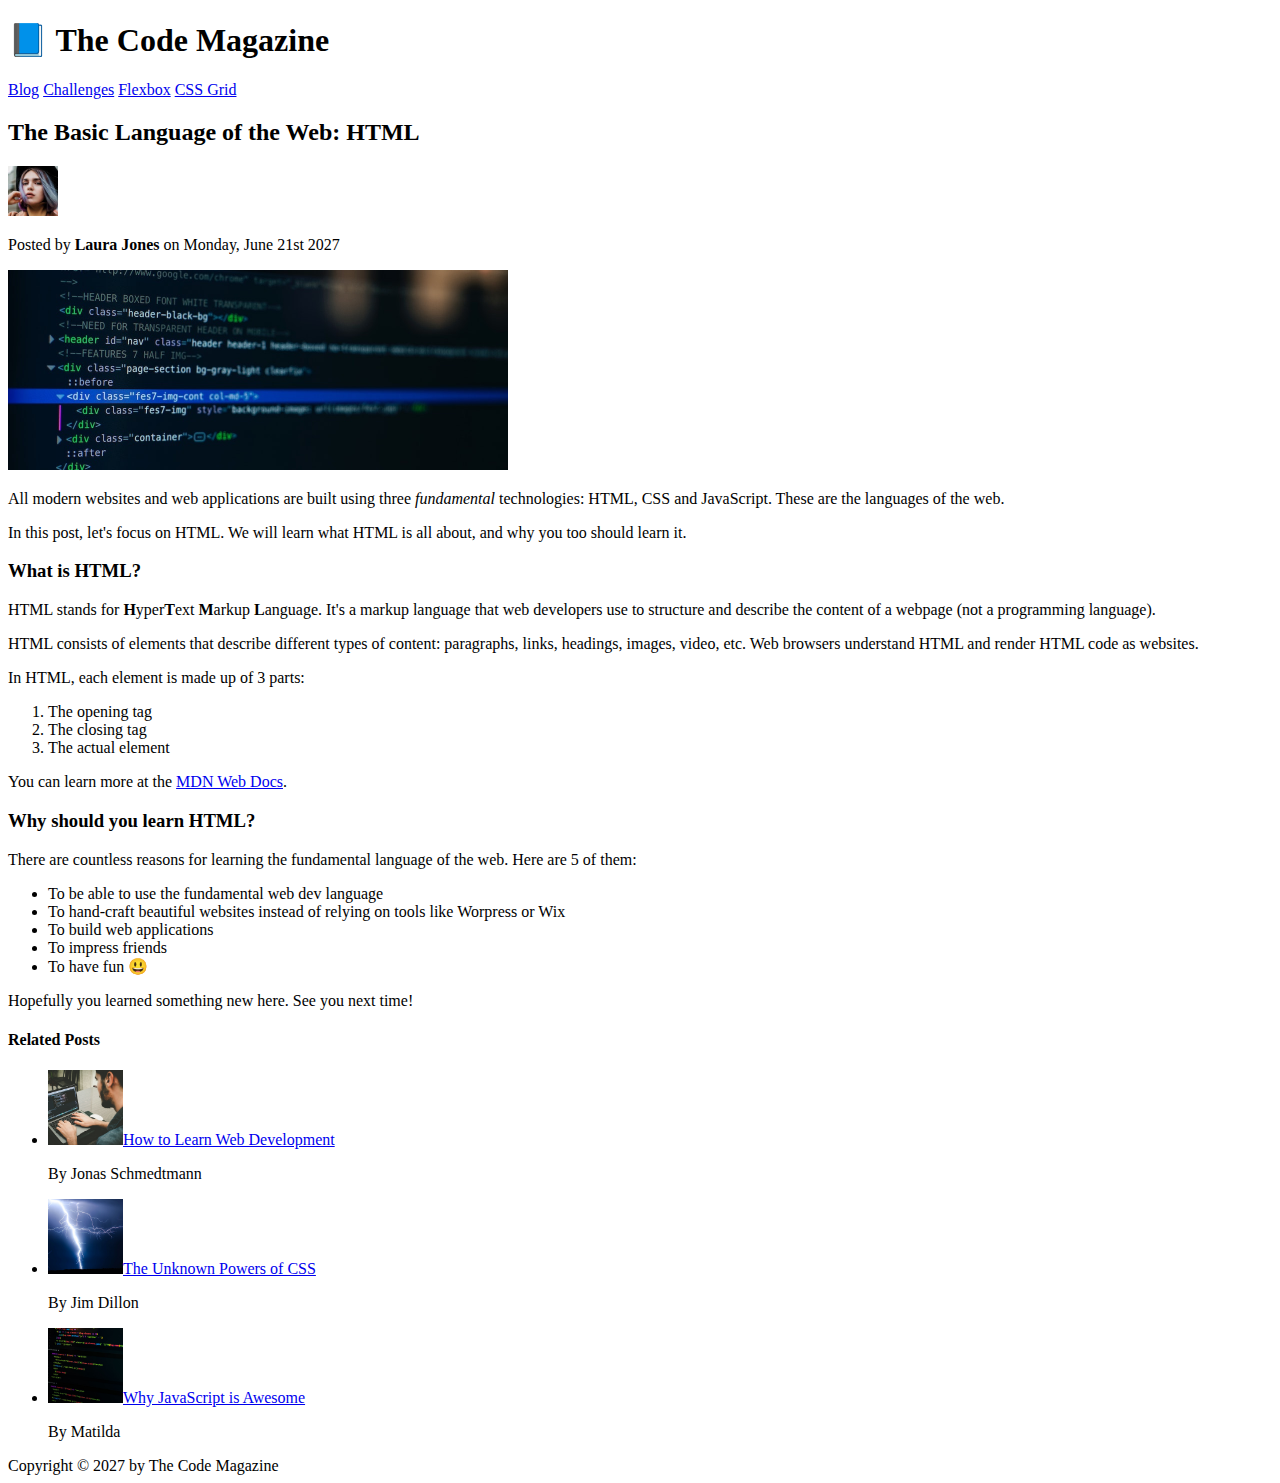
<file: 02-HTML-Fundamentals/index.html>
<!DOCTYPE html>
<html lang="en">
  <head>
    <meta charset="UTF-8" />
    <title>The Basic Language of HTML</title>
  </head>
  <body>
    <!-- <h1>Hello World</h1>
    <h2>Hello World</h2>
    <h3>Hello World</h3>
    <h4>Hello World</h4>
    <h5>Hello World</h5>
    <h6>Hello World</h6> -->

    <!-- Each page should only have one heading -->
    <header>
      <h1>📘 The Code Magazine</h1>

      <nav>
        <a href="blog.html">Blog</a>
        <a href="#">Challenges</a>
        <a href="#">Flexbox</a>
        <a href="#">CSS Grid</a>
      </nav>
    </header>
    <article>
      <header>
        <h2>The Basic Language of the Web: HTML</h2>
        <img
          src="./img/laura-jones.jpg"
          alt="Headshot of Laura Jones"
          width="50"
          height="50"
        />
      </header>

      <p>Posted by <strong>Laura Jones</strong> on Monday, June 21st 2027</p>

      <img
        src="./img/post-img.jpg"
        alt="HTML code on a screen"
        width="500"
        height="200"
      />
      <p>
        All modern websites and web applications are built using three
        <em>fundamental</em>
        technologies: HTML, CSS and JavaScript. These are the languages of the
        web.
      </p>

      <p>
        In this post, let's focus on HTML. We will learn what HTML is all about,
        and why you too should learn it.
      </p>

      <h3>What is HTML?</h3>

      <p>
        HTML stands for <strong>H</strong>yper<strong>T</strong>ext
        <strong>M</strong>arkup <strong>L</strong>anguage. It's a markup
        language that web developers use to structure and describe the content
        of a webpage (not a programming language).
      </p>

      <p>
        HTML consists of elements that describe different types of content:
        paragraphs, links, headings, images, video, etc. Web browsers understand
        HTML and render HTML code as websites.
      </p>

      <p>In HTML, each element is made up of 3 parts:</p>

      <ol>
        <li>The opening tag</li>
        <li>The closing tag</li>
        <li>The actual element</li>
      </ol>

      <p>
        You can learn more at the
        <a
          href="https://developer.mozilla.org/en-US/docs/Web/HTML"
          target="_blank"
          >MDN Web Docs</a
        >.
      </p>

      <h3>Why should you learn HTML?</h3>

      <p>
        There are countless reasons for learning the fundamental language of the
        web. Here are 5 of them:
      </p>

      <ul>
        <li>To be able to use the fundamental web dev language</li>
        <li>
          To hand-craft beautiful websites instead of relying on tools like
          Worpress or Wix
        </li>
        <li>To build web applications</li>
        <li>To impress friends</li>
        <li>To have fun 😃</li>
      </ul>

      <p>Hopefully you learned something new here. See you next time!</p>
    </article>
    <aside>
      <h4>Related Posts</h4>
      <ul>
        <li>
          <img
            src="./img/related-1.jpg"
            alt="Man coding on his computer"
            width="75"
            height="75"
          /><a href="#">How to Learn Web Development</a>
          <p>By Jonas Schmedtmann</p>
        </li>
        <li>
          <img
            src="./img/related-2.jpg"
            alt="A lightning strike"
            width="75"
            height="75"
          /><a href="#">The Unknown Powers of CSS</a>
          <p>By Jim Dillon</p>
        </li>
        <li>
          <img
            src="./img/related-3.jpg"
            alt="Javascript on a computer screen"
            width="75"
            height="75"
          /><a href="#">Why JavaScript is Awesome</a>
          <p>By Matilda</p>
        </li>
      </ul>
    </aside>

    <footer>Copyright &copy; 2027 by The Code Magazine</footer>
  </body>
</html>
</file>
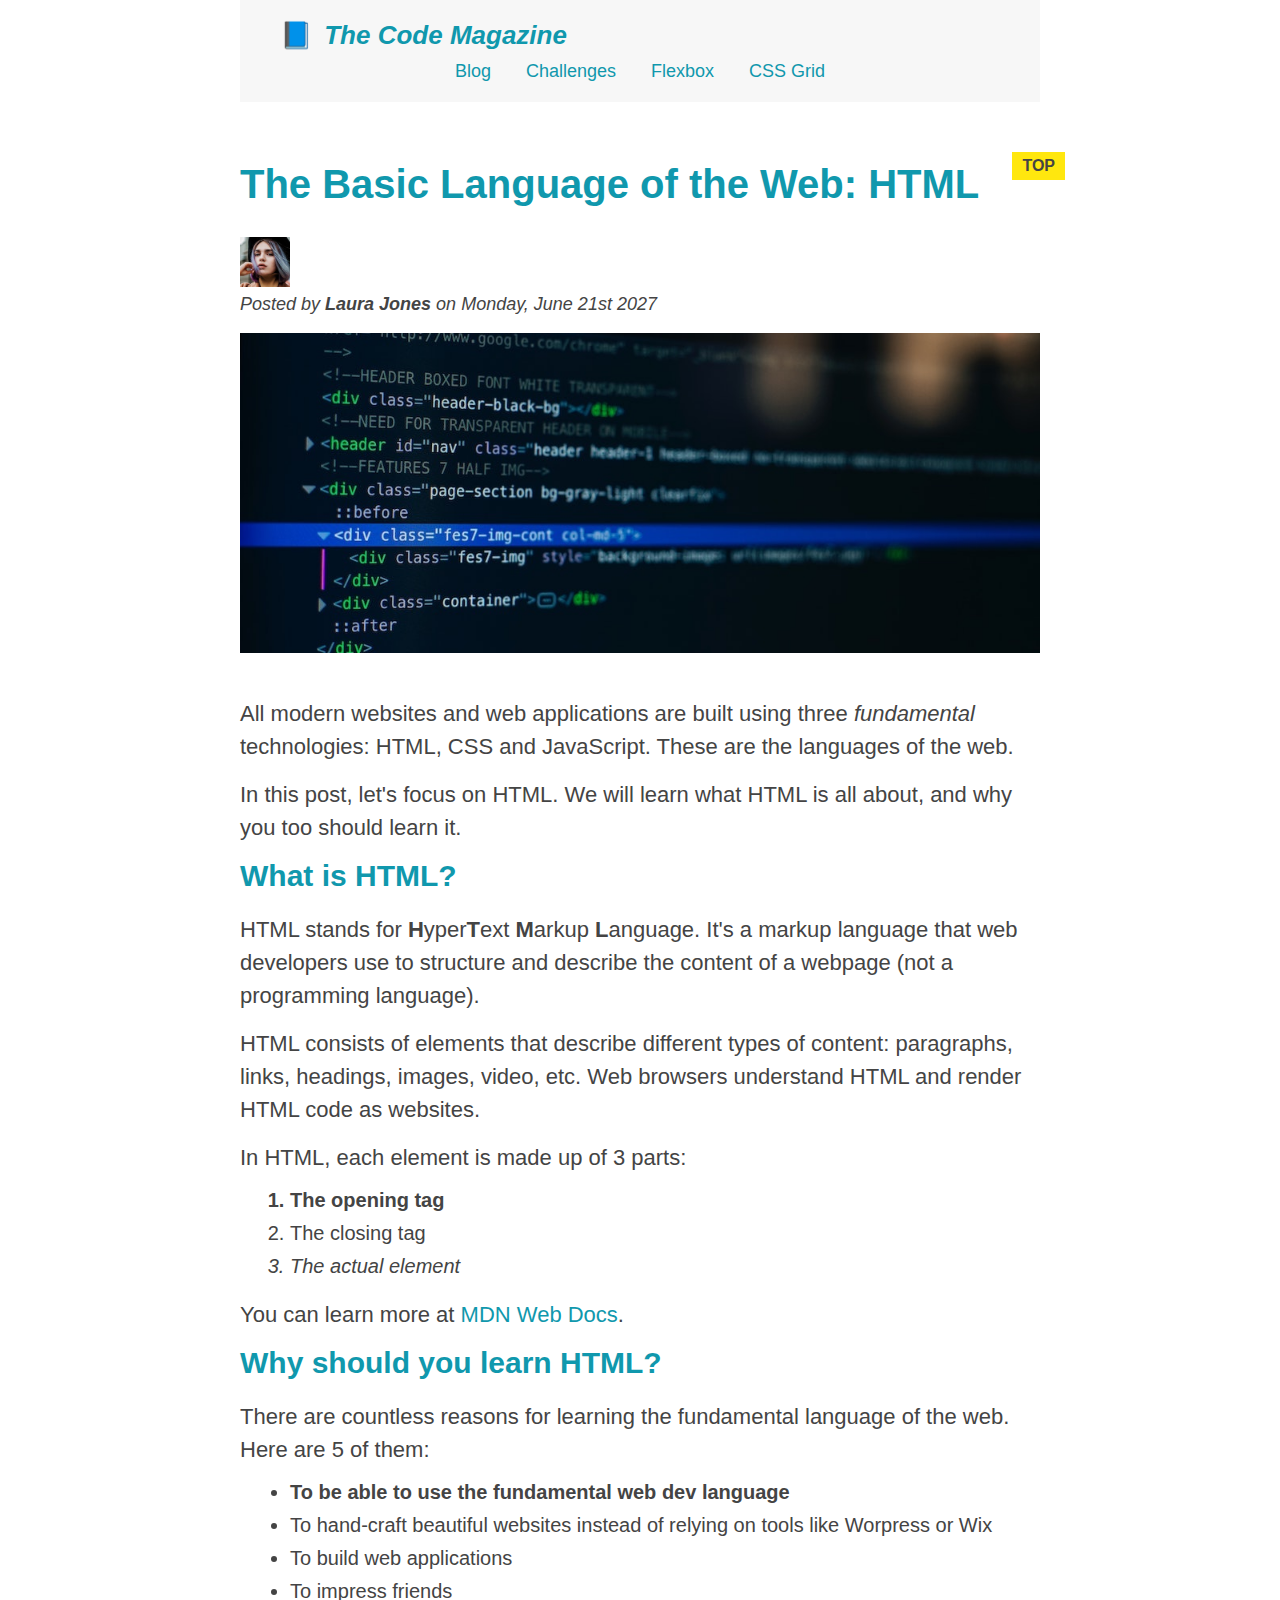
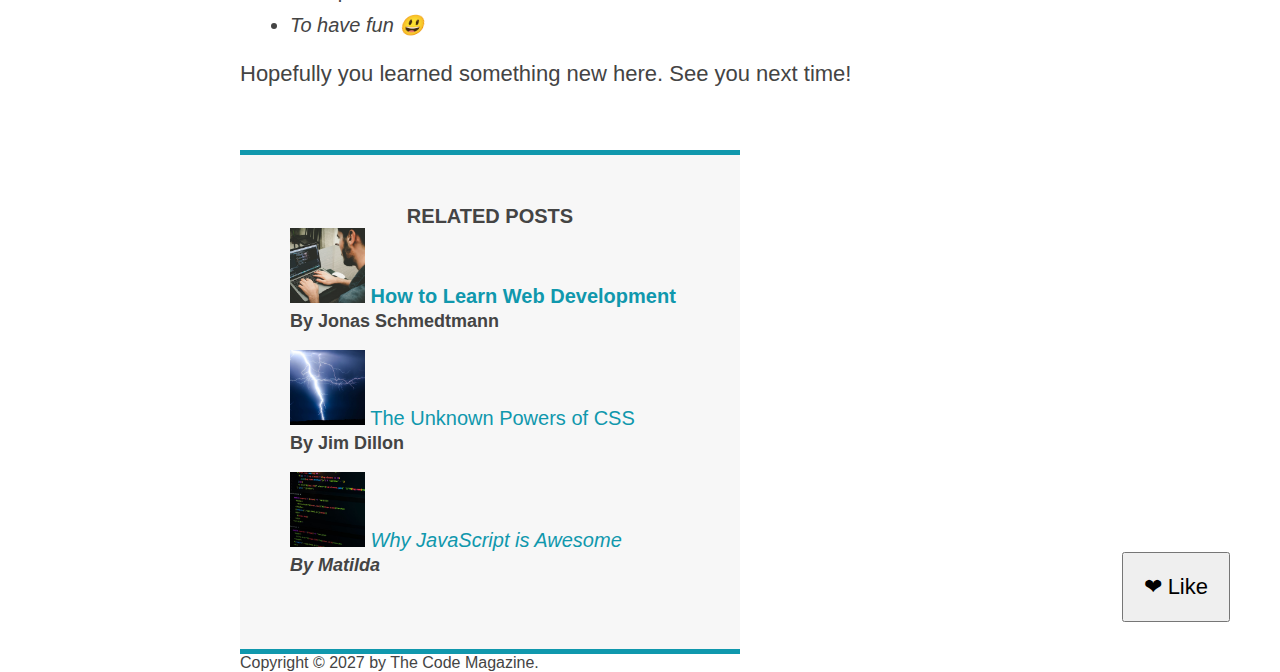
<file: 03-CSS-Fundamentals/index.html>
<!DOCTYPE html>
<html lang="en">
  <head>
    <meta charset="UTF-8" />
    <link rel="stylesheet" href="style.css" />
    <title>The Basic Language of the Web: HTML</title>
  </head>

  <body>
    <!--
    <h1>The Basic Language of the Web: HTML</h1>
    <h2>The Basic Language of the Web: HTML</h2>
    <h3>The Basic Language of the Web: HTML</h3>
    <h4>The Basic Language of the Web: HTML</h4>
    <h5>The Basic Language of the Web: HTML</h5>
    <h6>The Basic Language of the Web: HTML</h6>
    -->
    <div class="container">
      <header class="main-header">
        <h1>📘 The Code Magazine</h1>

        <nav>
          <a href="blog.html">Blog</a>
          <a href="#">Challenges</a>
          <a href="#">Flexbox</a>
          <a href="#">CSS Grid</a>
        </nav>
      </header>

      <article>
        <header class="post-header">
          <h2>The Basic Language of the Web: HTML</h2>

          <img
            src="img/laura-jones.jpg"
            alt="Headshot of Laura Jones"
            height="50"
            width="50"
          />

          <p id="author">
            Posted by <strong>Laura Jones</strong> on Monday, June 21st 2027
          </p>

          <img
            src="img/post-img.jpg"
            alt="HTML code on a screen"
            width="500"
            height="200"
            class="post-image"
          />

          <button>❤ Like</button>
        </header>

        <p>
          All modern websites and web applications are built using three
          <em>fundamental</em>
          technologies: HTML, CSS and JavaScript. These are the languages of the
          web.
        </p>

        <p>
          In this post, let's focus on HTML. We will learn what HTML is all
          about, and why you too should learn it.
        </p>

        <h3>What is HTML?</h3>
        <p>
          HTML stands for <strong>H</strong>yper<strong>T</strong>ext
          <strong>M</strong>arkup <strong>L</strong>anguage. It's a markup
          language that web developers use to structure and describe the content
          of a webpage (not a programming language).
        </p>
        <p>
          HTML consists of elements that describe different types of content:
          paragraphs, links, headings, images, video, etc. Web browsers
          understand HTML and render HTML code as websites.
        </p>
        <p>In HTML, each element is made up of 3 parts:</p>

        <ol>
          <li class="first-li">The opening tag</li>
          <li>The closing tag</li>
          <li>The actual element</li>
        </ol>

        <p>
          You can learn more at
          <a
            href="https://developer.mozilla.org/en-US/docs/Web/HTML"
            target="_blank"
            >MDN Web Docs</a
          >.
        </p>

        <h3>Why should you learn HTML?</h3>

        <p>
          There are countless reasons for learning the fundamental language of
          the web. Here are 5 of them:
        </p>

        <ul>
          <li class="first-li">
            To be able to use the fundamental web dev language
          </li>
          <li>
            To hand-craft beautiful websites instead of relying on tools like
            Worpress or Wix
          </li>
          <li>To build web applications</li>
          <li>To impress friends</li>
          <li>To have fun 😃</li>
        </ul>

        <p>Hopefully you learned something new here. See you next time!</p>
      </article>

      <aside>
        <h4>Related posts</h4>

        <ul class="related">
          <li>
            <img
              src="img/related-1.jpg"
              alt="Person programming"
              width="75"
              width="75"
            />
            <a href="#">How to Learn Web Development</a>
            <p class="related-author">By Jonas Schmedtmann</p>
          </li>
          <li>
            <img
              src="img/related-2.jpg"
              alt="Lightning"
              width="75"
              heigth="75"
            />
            <a href="#">The Unknown Powers of CSS</a>
            <p class="related-author">By Jim Dillon</p>
          </li>
          <li>
            <img
              src="img/related-3.jpg"
              alt="JavaScript code on a screen"
              width="75"
              height="75"
            />
            <a href="#">Why JavaScript is Awesome</a>
            <p class="related-author">By Matilda</p>
          </li>
        </ul>
      </aside>

      <footer id="copyright">
        Copyright &copy; 2027 by The Code Magazine.
      </footer>
    </div>
  </body>
</html>
</file>
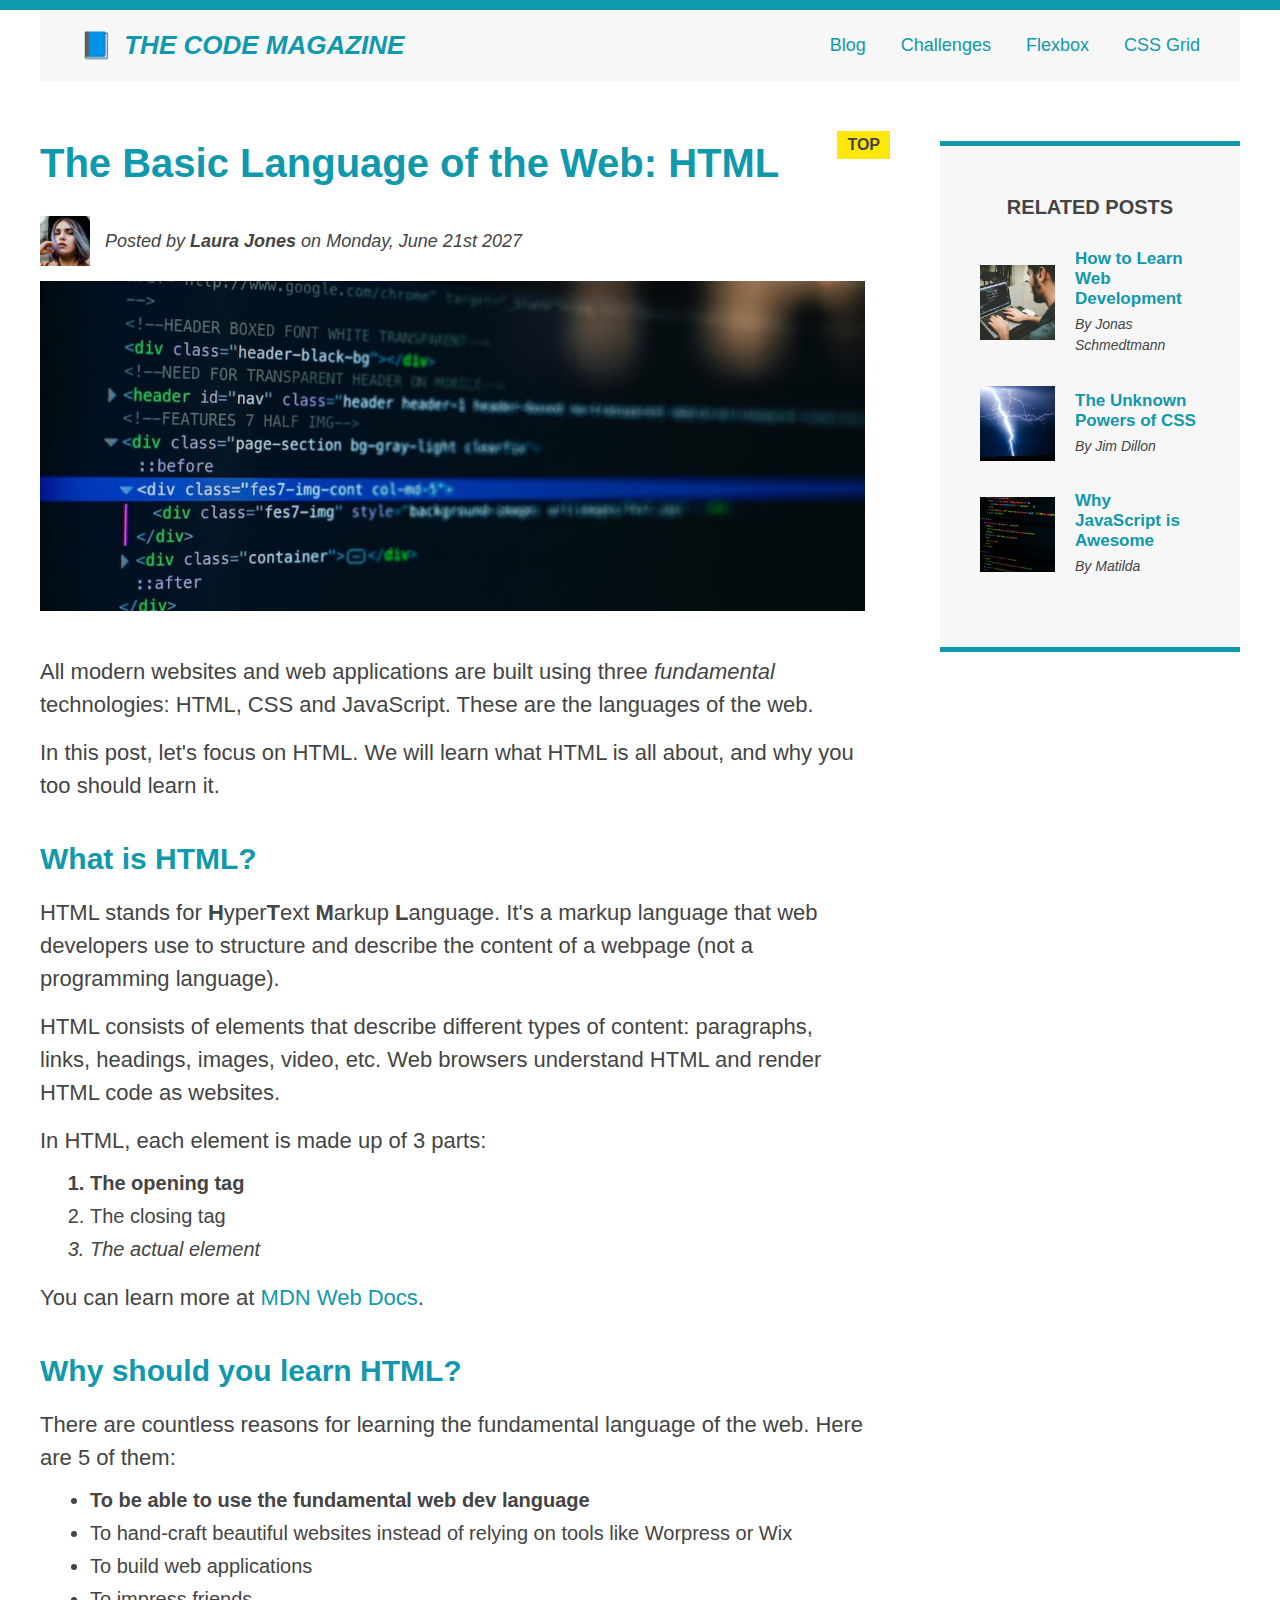
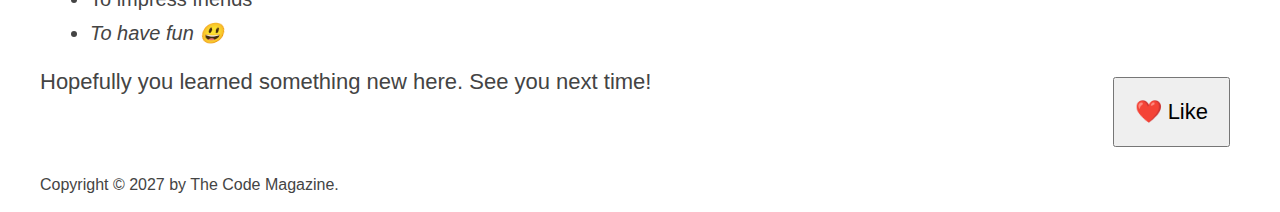
<file: 04-CSS-Layouts/index.html>
<!DOCTYPE html>
<html lang="en">
  <head>
    <meta charset="UTF-8" />
    <link href="style.css" rel="stylesheet" />

    <title>The Basic Language of the Web: HTML</title>
  </head>

  <body>
    <!--
    <h1>The Basic Language of the Web: HTML</h1>
    <h2>The Basic Language of the Web: HTML</h2>
    <h3>The Basic Language of the Web: HTML</h3>
    <h4>The Basic Language of the Web: HTML</h4>
    <h5>The Basic Language of the Web: HTML</h5>
    <h6>The Basic Language of the Web: HTML</h6>
    -->

    <div class="container">
      <header class="main-header clearfix">
        <h1>📘 The Code Magazine</h1>

        <nav>
          <!-- <strong>This is the navigation</strong> -->
          <a href="blog.html">Blog</a>
          <a href="#">Challenges</a>
          <a href="flexbox.html">Flexbox</a>
          <a href="css-grid.html">CSS Grid</a>
        </nav>

        <!-- <div class="clear"></div> -->
      </header>

      <div class="row">
        <article>
          <header class="post-header">
            <h2>The Basic Language of the Web: HTML</h2>

            <div class="author-box">
              <img
                src="img/laura-jones.jpg"
                alt="Headshot of Laura Jones"
                height="50"
                width="50"
                class="author-img"
              />

              <p id="author" class="author">
                Posted by <strong>Laura Jones</strong> on Monday, June 21st 2027
              </p>
            </div>
            <img
              src="img/post-img.jpg"
              alt="HTML code on a screen"
              width="500"
              height="200"
              class="post-img"
            />
            <button>❤️ Like</button>
          </header>

          <p>
            All modern websites and web applications are built using three
            <em>fundamental</em>
            technologies: HTML, CSS and JavaScript. These are the languages of
            the web.
          </p>

          <p>
            In this post, let's focus on HTML. We will learn what HTML is all
            about, and why you too should learn it.
          </p>

          <h3>What is HTML?</h3>
          <p>
            HTML stands for <strong>H</strong>yper<strong>T</strong>ext
            <strong>M</strong>arkup <strong>L</strong>anguage. It's a markup
            language that web developers use to structure and describe the
            content of a webpage (not a programming language).
          </p>
          <p>
            HTML consists of elements that describe different types of content:
            paragraphs, links, headings, images, video, etc. Web browsers
            understand HTML and render HTML code as websites.
          </p>
          <p>In HTML, each element is made up of 3 parts:</p>

          <ol>
            <li class="first-li">The opening tag</li>
            <li>The closing tag</li>
            <li>The actual element</li>
          </ol>

          <p>
            You can learn more at
            <a
              href="https://developer.mozilla.org/en-US/docs/Web/HTML"
              target="_blank"
              >MDN Web Docs</a
            >.
          </p>

          <h3>Why should you learn HTML?</h3>

          <p>
            There are countless reasons for learning the fundamental language of
            the web. Here are 5 of them:
          </p>

          <ul>
            <li class="first-li">
              To be able to use the fundamental web dev language
            </li>
            <li>
              To hand-craft beautiful websites instead of relying on tools like
              Worpress or Wix
            </li>
            <li>To build web applications</li>
            <li>To impress friends</li>
            <li>To have fun 😃</li>
          </ul>

          <p>Hopefully you learned something new here. See you next time!</p>
        </article>

        <aside>
          <h4>Related posts</h4>

          <ul class="related">
            <li class="related-post">
              <img
                src="img/related-1.jpg"
                alt="Person programming"
                width="75"
                height="75"
              />
              <div>
                <a href="#" class="related-link"
                  >How to Learn Web Development</a
                >
                <p class="related-author">By Jonas Schmedtmann</p>
              </div>
            </li>
            <li class="related-post">
              <img
                src="img/related-2.jpg"
                alt="Lightning"
                width="75"
                height="75"
              />
              <div>
                <a href="#" class="related-link">The Unknown Powers of CSS</a>
                <p class="related-author">By Jim Dillon</p>
              </div>
            </li>
            <li class="related-post">
              <img
                src="img/related-3.jpg"
                alt="JavaScript code on a screen"
                width="75"
                height="75"
              />
              <div>
                <a href="#" class="related-link">Why JavaScript is Awesome</a>
                <p class="related-author">By Matilda</p>
              </div>
            </li>
          </ul>
        </aside>
      </div>

      <footer>
        <p id="copyright" class="copyright text">
          Copyright &copy; 2027 by The Code Magazine.
        </p>
      </footer>
    </div>
  </body>
</html>
</file>
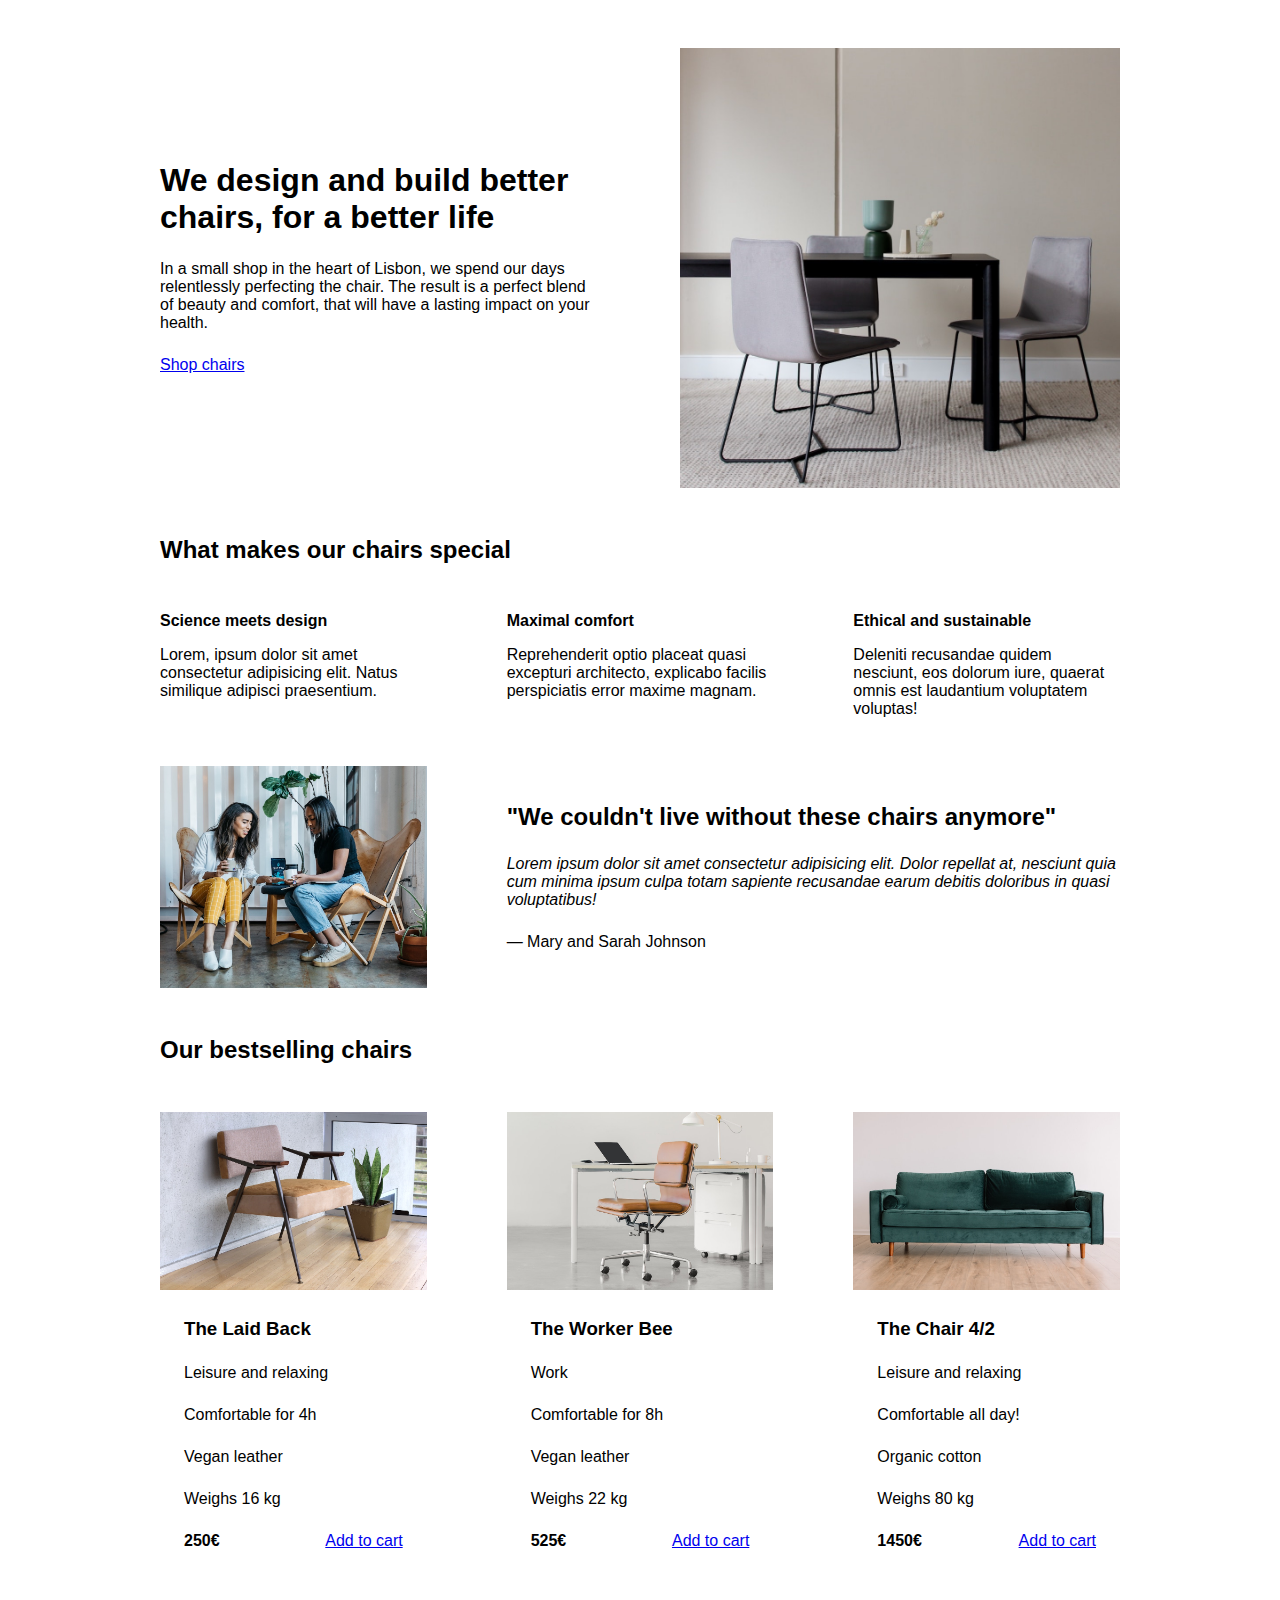
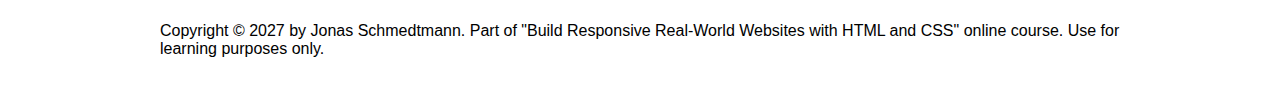
<file: 05-Design/index.html>
<!DOCTYPE html>
<html lang="en">
  <head>
    <meta charset="UTF-8" />
    <meta http-equiv="X-UA-Compatible" content="IE=edge" />
    <meta name="viewport" content="width=device-width, initial-scale=1.0" />

    <link rel="stylesheet" href="style.css" />
    <title>Lisbon Chair Shop</title>
  </head>
  <body>
    <div class="container">
      <header>
        <div class="header-text-box">
          <h1>We design and build better chairs, for a better life</h1>
          <p class="header-text">
            In a small shop in the heart of Lisbon, we spend our days
            relentlessly perfecting the chair. The result is a perfect blend of
            beauty and comfort, that will have a lasting impact on your health.
          </p>
          <a class="btn btn--big" href="#">Shop chairs</a>
        </div>
        <img src="hero.jpg" alt="Photo" />
      </header>

      <section>
        <h2>What makes our chairs special</h2>
        <div class="grid-3-cols">
          <div>
            <p class="features-title"><strong>Science meets design</strong></p>
            <p class="features-text">
              Lorem, ipsum dolor sit amet consectetur adipisicing elit. Natus
              similique adipisci praesentium.
            </p>
          </div>

          <div>
            <p class="features-title">
              <strong>Maximal comfort</strong>
            </p>
            <p class="features-text">
              Reprehenderit optio placeat quasi excepturi architecto, explicabo
              facilis perspiciatis error maxime magnam.
            </p>
          </div>

          <div>
            <p class="features-title">
              <strong>Ethical and sustainable</strong>
            </p>
            <p class="features-text">
              Deleniti recusandae quidem nesciunt, eos dolorum iure, quaerat
              omnis est laudantium voluptatem voluptas!
            </p>
          </div>
        </div>
      </section>

      <section class="testimonial-section">
        <div class="grid-3-cols">
          <img src="customers.jpg" alt="People sitting on chairs" />
          <div class="testimonial-box">
            <h2>"We couldn't live without these chairs anymore"</h2>
            <blockquote class="testimonial-text">
              Lorem ipsum dolor sit amet consectetur adipisicing elit. Dolor
              repellat at, nesciunt quia cum minima ipsum culpa totam sapiente
              recusandae earum debitis doloribus in quasi voluptatibus!
            </blockquote>
            <p class="testimonial-author">&mdash; Mary and Sarah Johnson</p>
          </div>
        </div>
      </section>

      <section>
        <h2>Our bestselling chairs</h2>
        <div class="grid-3-cols">
          <figure class="chair">
            <img src="chair-1.jpg" alt="Chair" />
            <div class="chair-box">
              <h3>The Laid Back</h3>
              <ul class="chair-details">
                <li>
                  <!-- Span is a generic INLINE text element, it doesn't have any meaning. It's like a div element, but inline -->
                  <span>Leisure and relaxing</span>
                </li>
                <li>
                  <span>Comfortable for 4h</span>
                </li>
                <li>
                  <span>Vegan leather</span>
                </li>
                <li>
                  <span>Weighs 16 kg</span>
                </li>
              </ul>
              <div class="chair-price">
                <strong>250€</strong>
                <a href="#" class="btn btn--small">Add to cart</a>
              </div>
            </div>
          </figure>

          <figure class="chair">
            <img src="chair-2.jpg" alt="Chair" />
            <div class="chair-box">
              <h3>The Worker Bee</h3>
              <ul class="chair-details">
                <li>
                  <span>Work</span>
                </li>
                <li>
                  <span>Comfortable for 8h</span>
                </li>
                <li>
                  <span>Vegan leather</span>
                </li>
                <li>
                  <span>Weighs 22 kg</span>
                </li>
              </ul>
              <div class="chair-price">
                <strong>525€</strong>
                <a href="#" class="btn btn--small">Add to cart</a>
              </div>
            </div>
          </figure>

          <figure class="chair">
            <img src="chair-3.jpg" alt="Chair" />
            <div class="chair-box">
              <h3>The Chair 4/2</h3>
              <ul class="chair-details">
                <li>
                  <span>Leisure and relaxing</span>
                </li>
                <li>
                  <span>Comfortable all day!</span>
                </li>
                <li>
                  <span>Organic cotton</span>
                </li>
                <li>
                  <span>Weighs 80 kg</span>
                </li>
              </ul>
              <div class="chair-price">
                <strong>1450€</strong>
                <a href="#" class="btn btn--small">Add to cart</a>
              </div>
            </div>
          </figure>
        </div>
      </section>

      <footer>
        Copyright &copy; 2027 by Jonas Schmedtmann. Part of "Build Responsive
        Real-World Websites with HTML and CSS" online course. Use for learning
        purposes only.
      </footer>
    </div>
  </body>
</html>
</file>
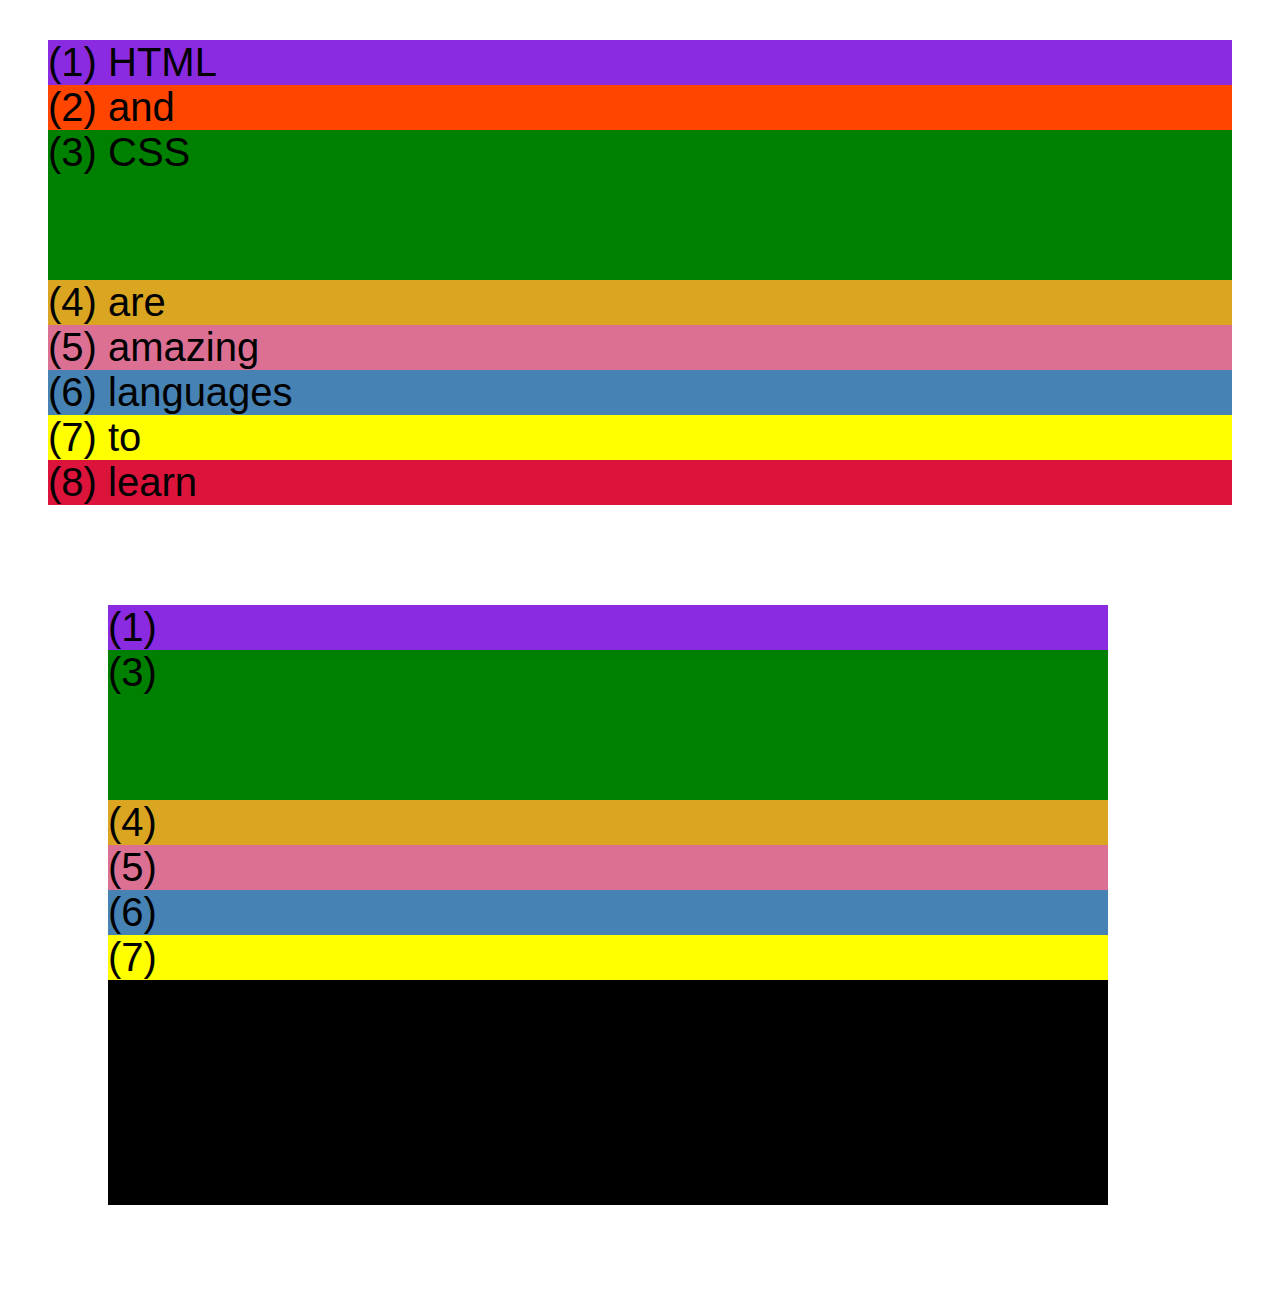
<file: 04-CSS-Layouts/css-grid.html>
<!DOCTYPE html>
<html lang="en">
  <head>
    <meta charset="UTF-8" />
    <meta http-equiv="X-UA-Compatible" content="IE=edge" />
    <meta name="viewport" content="width=device-width, initial-scale=1.0" />
    <title>CSS Grid</title>
    <style>
      .el--1 {
        background-color: blueviolet;
      }
      .el--2 {
        background-color: orangered;
      }
      .el--3 {
        background-color: green;
        height: 150px;
      }
      .el--4 {
        background-color: goldenrod;
      }
      .el--5 {
        background-color: palevioletred;
      }
      .el--6 {
        background-color: steelblue;
      }
      .el--7 {
        background-color: yellow;
      }
      .el--8 {
        background-color: crimson;
      }

      .container--1 {
        /* STARTER */
        font-family: sans-serif;
        background-color: #ddd;
        font-size: 40px;
        margin: 40px;

        /* CSS GRID */
      }

      .container--2 {
        /* STARTER */
        font-family: sans-serif;
        background-color: black;
        font-size: 40px;
        margin: 100px;

        width: 1000px;
        height: 600px;

        /* CSS GRID */
      }
    </style>
  </head>
  <body>
    <div class="container--1">
      <div class="el el--1">(1) HTML</div>
      <div class="el el--2">(2) and</div>
      <div class="el el--3">(3) CSS</div>
      <div class="el el--4">(4) are</div>
      <div class="el el--5">(5) amazing</div>
      <div class="el el--6">(6) languages</div>
      <div class="el el--7">(7) to</div>
      <div class="el el--8">(8) learn</div>
    </div>

    <div class="container--2">
      <div class="el el--1">(1)</div>
      <div class="el el--3">(3)</div>
      <div class="el el--4">(4)</div>
      <div class="el el--5">(5)</div>
      <div class="el el--6">(6)</div>
      <div class="el el--7">(7)</div>
    </div>
  </body>
</html>
</file>
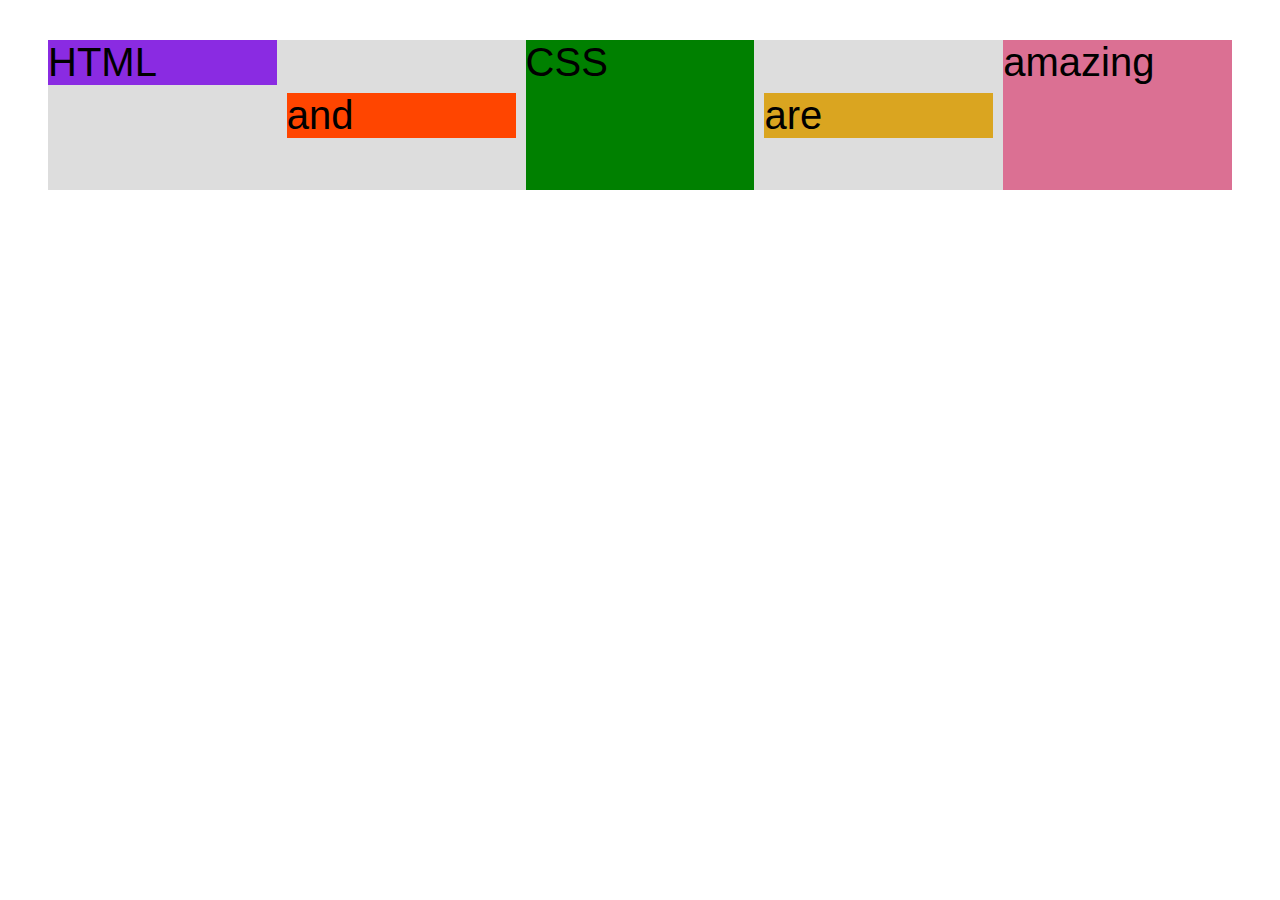
<file: 04-CSS-Layouts/flexbox.html>
<!DOCTYPE html>
<html lang="en">
  <head>
    <meta charset="UTF-8" />
    <meta http-equiv="X-UA-Compatible" content="IE=edge" />
    <meta name="viewport" content="width=device-width, initial-scale=1.0" />
    <title>Flexbox</title>
    <style>
      .el--1 {
        background-color: blueviolet;
      }
      .el--2 {
        background-color: orangered;
      }
      .el--3 {
        background-color: green;
        height: 150px;
      }
      .el--4 {
        background-color: goldenrod;
      }
      .el--5 {
        background-color: palevioletred;
      }
      .el--6 {
        background-color: steelblue;
      }
      .el--7 {
        background-color: yellow;
      }
      .el--8 {
        background-color: crimson;
      }

      .container {
        /* STARTER */
        font-family: sans-serif;
        background-color: #ddd;
        font-size: 40px;
        margin: 40px;

        /* FLEXBOX */
        display: flex;
        align-items: center;
        justify-content: flex-start;
        gap: 10px;
      }

      .el {
        /* Default */
        /* flex-grow: 0;
        flex-shrink: 1;
        flex-basis: auto; */

        /* flex-basis: 200px; */
        /* flex-shrink: 0; */
        /* flex: 0 0 200px; */
        /* flex-grow: 1; */

        flex: 1;
      }

      .el--1 {
        align-self: flex-start;
        /* order: 2; */
      }

      .el--5 {
        align-self: stretch;
        order: 1;
      }

      .el--6 {
        order: -1;
      }
    </style>
  </head>
  <body>
    <div class="container">
      <div class="el el--1">HTML</div>
      <div class="el el--2">and</div>
      <div class="el el--3">CSS</div>
      <div class="el el--4">are</div>
      <div class="el el--5">amazing</div>
      <!-- <div class="el el--6">languages</div> -->
      <!-- <div class="el el--7">to</div>
      <div class="el el--8">learn</div> -->
    </div>
  </body>
</html>
</file>
<file: 03-CSS-Fundamentals/style.css>
* {
  margin: 0;
  padding: 0;
}
/* PAGE SECTIONS */
body {
  font-family: sans-serif;
  color: #444;
  position: relative;
}

/* using margin-left and right to center the container */
.container {
  width: 800px;
  /* margin-left: auto;
  margin-right: auto; */
  margin: 0 auto;

  /* position: relative; */
}

.main-header {
  background-color: #f7f7f7;
  padding: 20px 40px;
  margin-bottom: 60px;
  /* height: 80px; */
}

nav {
  font-size: 18px;
  text-align: center;
}

article {
  margin-bottom: 60px;
}

.post-header {
  margin-bottom: 40px;

  /* position: relative; */
}

aside {
  background-color: #f7f7f7;
  border-top: 5px solid #1098ad;
  border-bottom: 5px solid #1098ad;
  padding: 50px 0;
  width: 500px;
}

/* SMALLER ELEMENTS */

h1,
h2,
h3 {
  color: #1098ad;
}

h1 {
  font-size: 26px;
  font-style: italic;
}

h2 {
  font-size: 40px;
  margin-bottom: 30px;
  position: relative;
}

h3 {
  font-size: 30px;
  margin-bottom: 20px;
}

h4 {
  font-size: 20px;
  text-transform: uppercase;
  text-align: center;
}

p {
  font-size: 22px;
  line-height: 1.5;
  margin-bottom: 15px;
}

ul,
ol {
  margin-left: 50px;
  margin-bottom: 20px;
}

li {
  font-size: 20px;
  margin-bottom: 10px;
}

li:last-child {
  margin-bottom: 0;
}

/* footer p {
  font-size: 16px;
} */

/* article header p {
  font-style: italic;
} */

#author {
  font-style: italic;
  font-size: 18px;
}

#copyright {
  font-size: 16px;
}

.related-author {
  font-size: 18px;
  font-weight: bold;
}

.related {
  list-style: none;
}

/* .first-li {
  font-weight: bold;
} */

/* An Example of pseudo-classes:  
first-child selects the first child if it is the first child of the parent element...
same for last-child
*/
li:first-child {
  font-weight: bold;
}

li:last-child {
  font-style: italic;
}

li:nth-child(even) {
  /* color: red; */
}

article p:first-child {
}

/* Styling links */
/* 
link psuedo-class targets a elemnts that have an href attribute
visited is for the links you have already clicked on
hover is when you hover over a link
active is when you're actually clicking the link

normally put the selectors in this order
*/
a:link {
  color: #1098ad;
  text-decoration: none;
}

/* normally group visited and link together */
a:visited {
  color: #1098ad;
}

a:hover {
  color: orangered;
  font-weight: bold;
  text-decoration: underline orangered;
}

a:active {
  background-color: black;
  font-style: italic;
}

.post-image {
  /* Percentage is width of the parent container */
  width: 100%;
  height: auto;
}

nav a:link {
  /* background-color: orangered;
  padding: 20px;
  margin: 20px;

  display: block; */
  margin-right: 30px;
  margin-top: 10px;
  display: inline-block;
}

nav a:link:last-child {
  margin-right: 0;
}

button {
  font-size: 22px;
  padding: 20px;
  cursor: pointer;

  position: absolute;
  bottom: 50px;
  right: 50px;
}

/* psuedo-element */
h1::first-letter {
  font-style: normal;
  margin-right: 5px;
}

h2::after {
  content: "TOP";
  background-color: #ffe70e;
  color: #444;
  font-size: 16px;
  font-weight: bold;
  display: inline-block;
  padding: 5px 10px;
  position: absolute;
  top: -10px;
  right: -25px;
}
</file>
<file: 04-CSS-Layouts/style.css>
* {
  /* border-top: 10px solid #1098ad; */
  margin: 0;
  padding: 0;
  box-sizing: border-box;
}

/* PAGE SECTIONS */
body {
  color: #444;
  font-family: sans-serif;

  border-top: 10px solid #1098ad;
  position: relative;
}

.container {
  width: 1200px;
  /* margin-left: auto;
  margin-right: auto; */
  margin: 0 auto;
}

.main-header {
  background-color: #f7f7f7;
  /* padding: 20px;
  padding-left: 40px;
  padding-right: 40px; */
  padding: 20px 40px;
  margin-bottom: 60px;
  /* height: 80px; */
}

nav {
  font-size: 18px;
  /* text-align: center; */
}

article {
  margin-bottom: 60px;
}

.post-header {
  margin-bottom: 40px;
  /* position: relative; */
}

aside {
  background-color: #f7f7f7;
  border-top: 5px solid #1098ad;
  border-bottom: 5px solid #1098ad;
  padding: 50px 40px;
}

/* SMALLER ELEMENTS */
h1,
h2,
h3 {
  color: #1098ad;
}

h1 {
  font-size: 26px;
  text-transform: uppercase;
  font-style: italic;
}

h2 {
  font-size: 40px;
  margin-bottom: 30px;
}

h3 {
  font-size: 30px;
  margin-bottom: 20px;
  margin-top: 40px;
}

h4 {
  font-size: 20px;
  text-transform: uppercase;
  text-align: center;
  margin-bottom: 30px;
}

p {
  font-size: 22px;
  line-height: 1.5;
  margin-bottom: 15px;
}

ul,
ol {
  margin-left: 50px;
  margin-bottom: 20px;
}

li {
  font-size: 20px;
  margin-bottom: 10px;
  /* display: inline; */
}

li:last-child {
  margin-bottom: 0;
}

/* footer p {
  font-size: 16px;
} */

/* article header p {
  font-style: italic;
} */

#author {
  font-style: italic;
  font-size: 18px;
}

#copyright {
  font-size: 16px;
}

.related-author {
  font-size: 18px;
  font-weight: bold;
}

/* ul {
  list-style: none;
} */

.related {
  list-style: none;
  margin-left: 0;
}

body {
  /* background-color: orangered; */
}

/* .first-li {
  font-weight: bold;
} */

li:first-child {
  font-weight: bold;
}

li:last-child {
  font-style: italic;
}

li:nth-child(even) {
  /* color: red; */
}

/* Misconception: this won't work! */
article p:first-child {
  color: red;
}

/* Styling links */
a:link {
  color: #1098ad;
  text-decoration: none;
}

a:visited {
  /* color: #777; */
  color: #1098ad;
}

a:hover {
  color: orangered;
  font-weight: bold;
  text-decoration: underline orangered;
}

a:active {
  background-color: black;
  font-style: italic;
}
/* LVHA */

.post-img {
  width: 100%;
  height: auto;
}

nav a:link {
  /* background-color: orangered;
  margin: 20px;
  padding: 20px;

  display: block; */

  margin-right: 30px;
  /* margin-top: 10px; */
  display: inline-block;
}

nav a:link:last-child {
  margin-right: 0;
}

button {
  font-size: 22px;
  padding: 20px;
  cursor: pointer;

  position: absolute;
  /* top: 50px;
  left: 50px; */
  bottom: 50px;
  right: 50px;
}

h1::first-letter {
  font-style: normal;
  margin-right: 5px;
}

h3 + p::first-line {
  /* color: red; */
}

h2 {
  /* background-color: orange; */
  position: relative;
}

h2::before {
  content: "TOP";
  background-color: #ffe70e;
  color: #444;
  font-size: 16px;
  font-weight: bold;
  display: inline-block;
  padding: 5px 10px;
  position: absolute;
  top: -10px;
  right: -25px;
}

/* Resolving conflicts */
/* #copyright {
  color: red;
}

.copyright {
  color: blue;
}

.text {
  color: yellow;
}

footer p {
  color: green !important;
} */

/* nav a:link,
nav p {
  font-size: 18px;
} */

/* Floats 
--------------------------------------------*/
/*
.author-img {
  float: left;
  margin-bottom: 20px;
}

.author {
  float: left;
  margin-top: 10px;
  margin-left: 20px;
}

h1 {
  float: left;
}

nav {
  float: right;
}

.clear {
  clear: both;
}

/* After will insert a brand new psuedo element at the end of the main header container */
/*
.clearfix::after {
  clear: both;
  content: "";
  display: block;
}

article {
  width: 825px;
  float: left;
}

aside {
  width: 300px;
  float: right;
}

footer {
  clear: both;
}
*/

/* FlexBox 
------------------------------------*/

.main-header {
  display: flex;
  align-items: center;
  justify-content: space-between;
}

.author-box {
  display: flex;
  align-items: center;
  margin-bottom: 15px;
}

.author {
  margin-bottom: 0;
  margin-left: 15px;
}

.related-post {
  display: flex;
  align-items: center;
  gap: 20px;
  margin-bottom: 30px;
}

.related-link:link {
  font-size: 17px;
  font-weight: bold;
  font-style: normal;
  margin-bottom: 5px;
  display: block;
}

.related-author {
  margin-bottom: 0;
  font-size: 14px;
  font-weight: normal;
  font-style: italic;
}

.row {
  display: flex;
  gap: 75px;
  margin-bottom: 60px;
  /* align-items does as it says and lines up the elements at the top, without align-items the children would stretch to take up as much space as they can */
  align-items: flex-start;
}

article {
  flex: 1;
  margin-bottom: 0;
}

aside {
  flex: 0 0 300px;
}
</file>
<file: 05-Design/style.css>
/*
SPACING SYSTEM (px)
2 / 4 / 8 / 12 / 16 / 24 / 32 / 48 / 64 / 80 / 96 / 128

FONT SIZE SYSTEM (px)
10 / 12 / 14 / 16 / 18 / 20 / 24 / 30 / 36 / 44 / 52 / 62 / 74 / 86 / 98
*/

* {
  margin: 0;
  padding: 0;
  box-sizing: border-box;
}

/* ------------------------ */
/* GENERAL STYLES */
/* ------------------------ */
body {
  font-family: sans-serif;
}

.container {
  width: 960px;
  margin: 0 auto;
}

header,
section {
  margin-bottom: 48px;
}

h2 {
  margin-bottom: 48px;
}

.grid-3-cols {
  display: grid;
  grid-template-columns: repeat(3, 1fr);
  column-gap: 80px;
}

/* ------------------------ */
/* COMPONENT STYLES */
/* ------------------------ */

/* HEADER */
header {
  display: grid;
  grid-template-columns: repeat(2, 1fr);
  column-gap: 80px;
  margin-top: 48px;
}

.header-text-box {
  align-self: center;
}

h1 {
  margin-bottom: 24px;
}

.header-text {
  margin-bottom: 24px;
}

img {
  width: 100%;
}

/* FEATURES */
.features-icon {
}

.features-title {
  margin-bottom: 16px;
}

.features-text {
}

/* TESTIMONIAL */
.testimonial-section {
}

.testimonial-box {
  grid-column: 2 / -1;
  align-self: center;
}

.testimonial-box h2 {
  margin-bottom: 24px;
}

.testimonial-text {
  font-style: italic;
  margin-bottom: 24px;
}

/* CHAIRS */
.chair-box {
  padding: 24px;
}

h3 {
  margin-bottom: 24px;
}

.chair-details {
  list-style: none;
  margin-bottom: 24px;
}

.chair-details li {
  display: flex;
  align-items: center;
  gap: 12px;
  margin-bottom: 24px;
}

.chair-details li:last-child {
  margin-bottom: 0;
}

.chair-icon {
}

.chair-price {
  display: flex;
  justify-content: space-between;
}

footer {
  margin-bottom: 48px;
}
</file>
